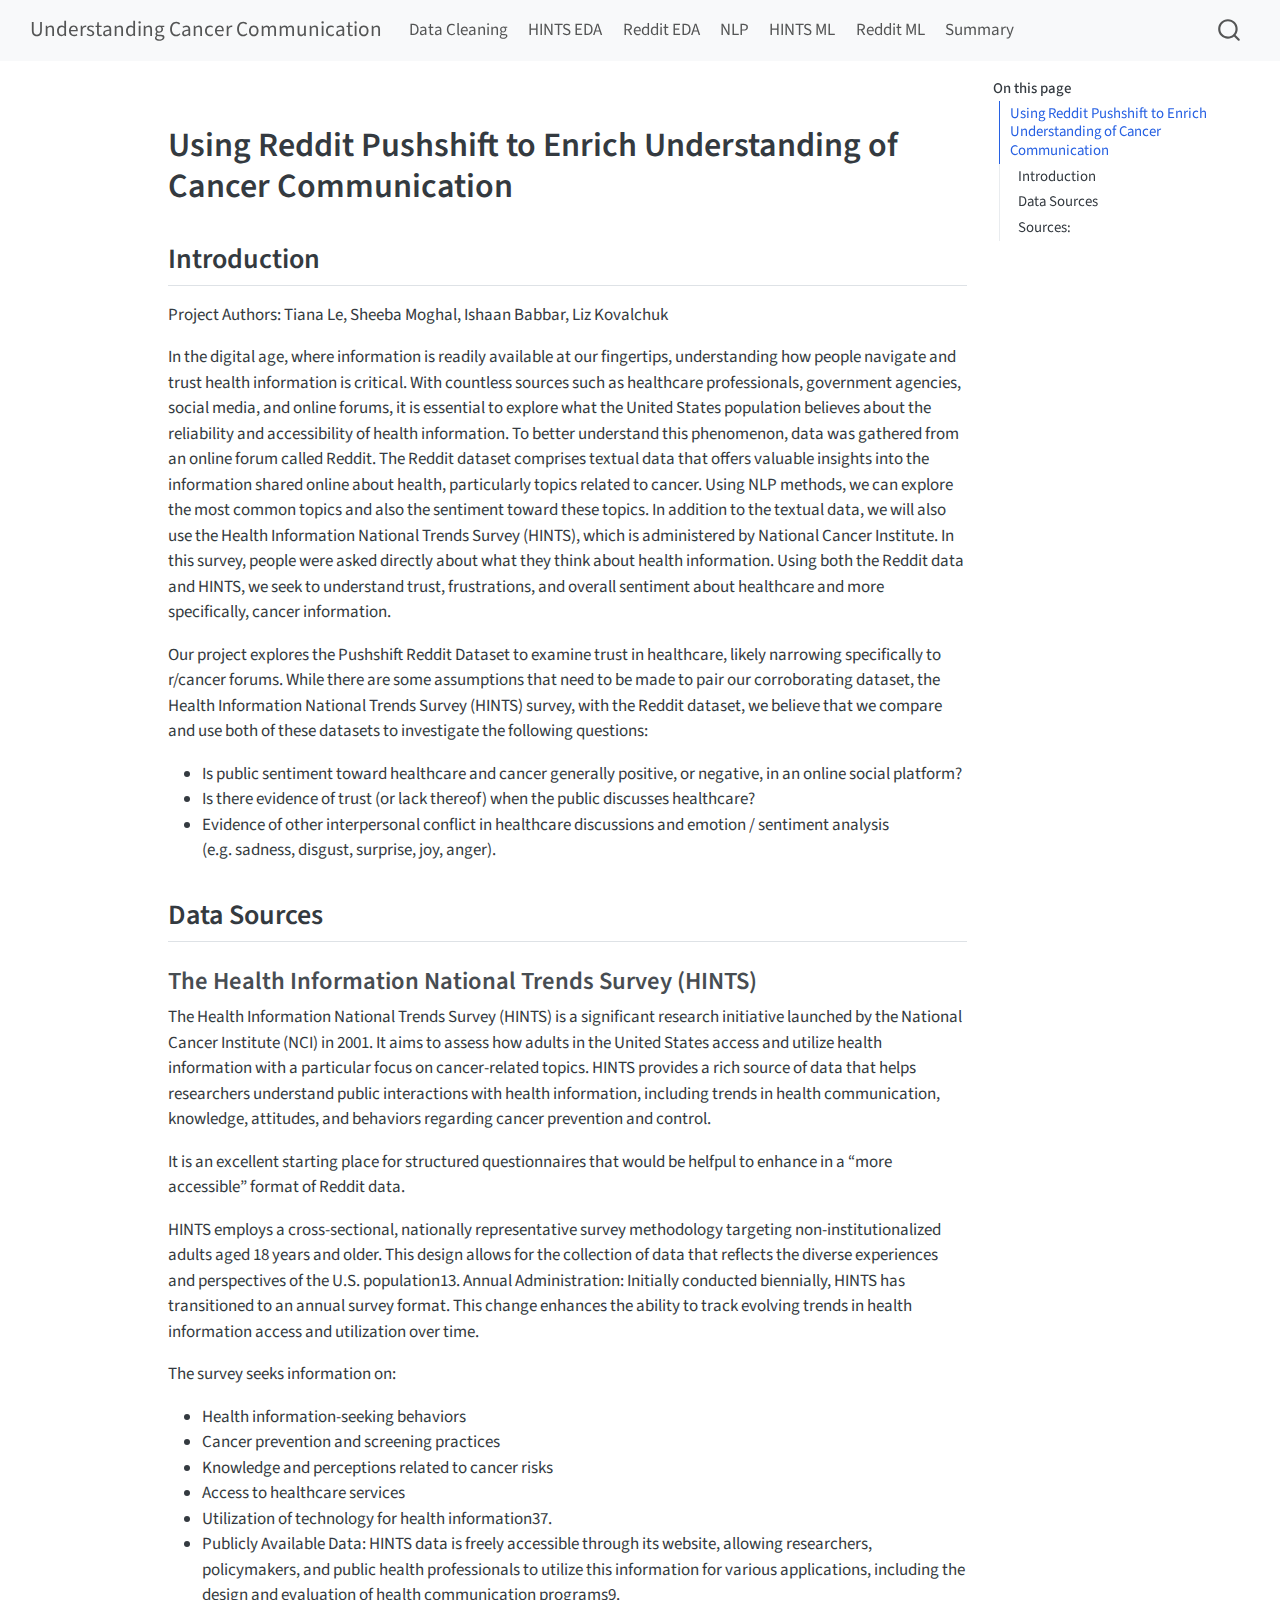
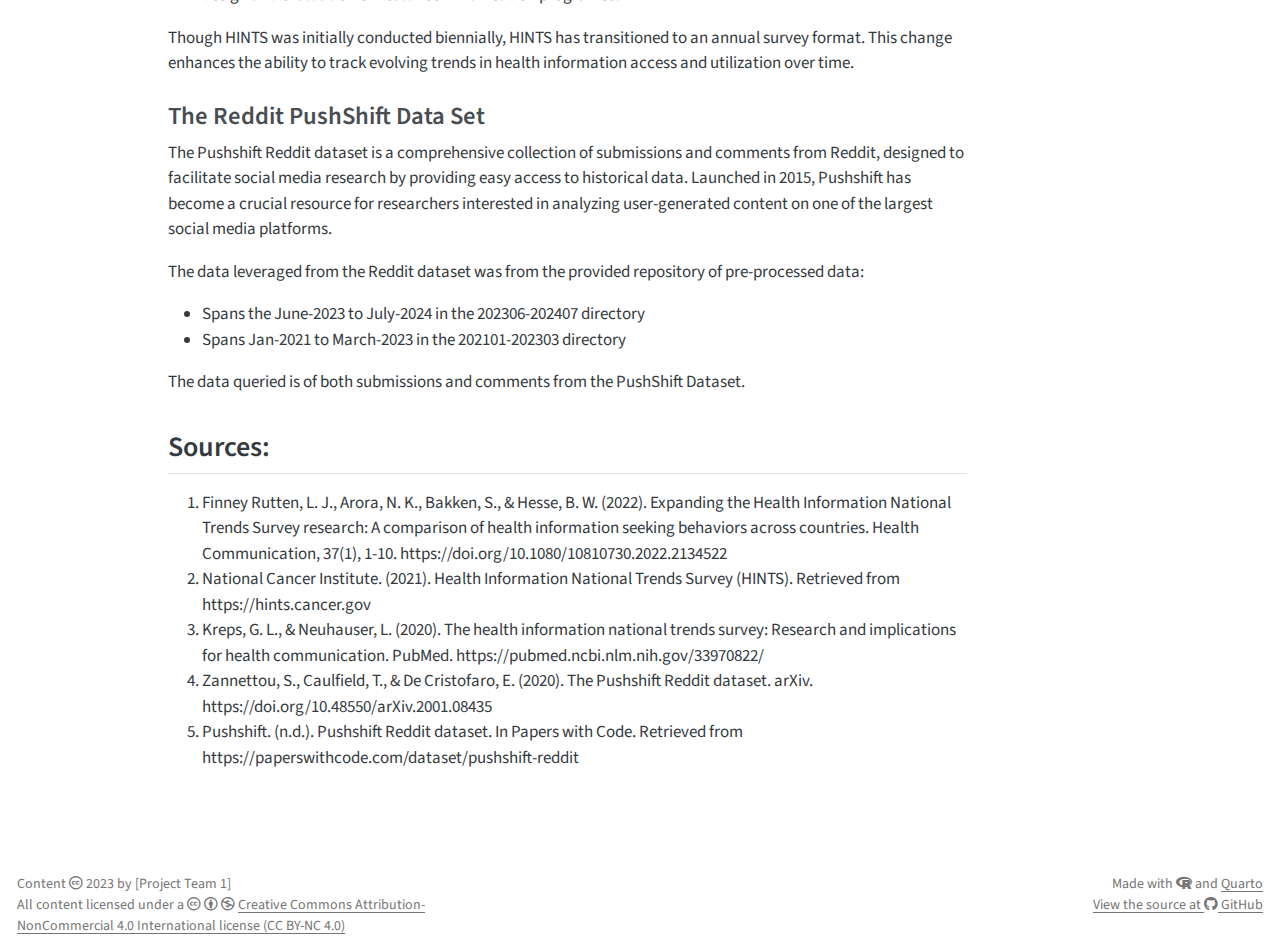
<file: docs/index.html>
<!DOCTYPE html>
<html xmlns="http://www.w3.org/1999/xhtml" lang="en" xml:lang="en"><head>

<meta charset="utf-8">
<meta name="generator" content="quarto-1.4.550">

<meta name="viewport" content="width=device-width, initial-scale=1.0, user-scalable=yes">


<title>Understanding Cancer Communication</title>
<style>
code{white-space: pre-wrap;}
span.smallcaps{font-variant: small-caps;}
div.columns{display: flex; gap: min(4vw, 1.5em);}
div.column{flex: auto; overflow-x: auto;}
div.hanging-indent{margin-left: 1.5em; text-indent: -1.5em;}
ul.task-list{list-style: none;}
ul.task-list li input[type="checkbox"] {
  width: 0.8em;
  margin: 0 0.8em 0.2em -1em; /* quarto-specific, see https://github.com/quarto-dev/quarto-cli/issues/4556 */ 
  vertical-align: middle;
}
</style>


<script src="site_libs/quarto-nav/quarto-nav.js"></script>
<script src="site_libs/quarto-nav/headroom.min.js"></script>
<script src="site_libs/clipboard/clipboard.min.js"></script>
<script src="site_libs/quarto-search/autocomplete.umd.js"></script>
<script src="site_libs/quarto-search/fuse.min.js"></script>
<script src="site_libs/quarto-search/quarto-search.js"></script>
<meta name="quarto:offset" content="./">
<script src="site_libs/quarto-html/quarto.js"></script>
<script src="site_libs/quarto-html/popper.min.js"></script>
<script src="site_libs/quarto-html/tippy.umd.min.js"></script>
<script src="site_libs/quarto-html/anchor.min.js"></script>
<link href="site_libs/quarto-html/tippy.css" rel="stylesheet">
<link href="site_libs/quarto-html/quarto-syntax-highlighting.css" rel="stylesheet" id="quarto-text-highlighting-styles">
<script src="site_libs/bootstrap/bootstrap.min.js"></script>
<link href="site_libs/bootstrap/bootstrap-icons.css" rel="stylesheet">
<link href="site_libs/bootstrap/bootstrap.min.css" rel="stylesheet" id="quarto-bootstrap" data-mode="light">
<link href="site_libs/quarto-contrib/fontawesome6-1.2.0/all.min.css" rel="stylesheet">
<link href="site_libs/quarto-contrib/fontawesome6-1.2.0/latex-fontsize.css" rel="stylesheet">
<script id="quarto-search-options" type="application/json">{
  "location": "navbar",
  "copy-button": false,
  "collapse-after": 3,
  "panel-placement": "end",
  "type": "overlay",
  "limit": 50,
  "keyboard-shortcut": [
    "f",
    "/",
    "s"
  ],
  "show-item-context": false,
  "language": {
    "search-no-results-text": "No results",
    "search-matching-documents-text": "matching documents",
    "search-copy-link-title": "Copy link to search",
    "search-hide-matches-text": "Hide additional matches",
    "search-more-match-text": "more match in this document",
    "search-more-matches-text": "more matches in this document",
    "search-clear-button-title": "Clear",
    "search-text-placeholder": "",
    "search-detached-cancel-button-title": "Cancel",
    "search-submit-button-title": "Submit",
    "search-label": "Search"
  }
}</script>


</head>

<body class="nav-fixed">

<div id="quarto-search-results"></div>
  <header id="quarto-header" class="headroom fixed-top">
    <nav class="navbar navbar-expand-lg " data-bs-theme="dark">
      <div class="navbar-container container-fluid">
      <div class="navbar-brand-container mx-auto">
    <a class="navbar-brand" href="./index.html">
    <span class="navbar-title">Understanding Cancer Communication</span>
    </a>
  </div>
            <div id="quarto-search" class="" title="Search"></div>
          <button class="navbar-toggler" type="button" data-bs-toggle="collapse" data-bs-target="#navbarCollapse" aria-controls="navbarCollapse" aria-expanded="false" aria-label="Toggle navigation" onclick="if (window.quartoToggleHeadroom) { window.quartoToggleHeadroom(); }">
  <span class="navbar-toggler-icon"></span>
</button>
          <div class="collapse navbar-collapse" id="navbarCollapse">
            <ul class="navbar-nav navbar-nav-scroll me-auto">
  <li class="nav-item">
    <a class="nav-link" href="./data_cleaning.html"> 
<span class="menu-text">Data Cleaning</span></a>
  </li>  
  <li class="nav-item">
    <a class="nav-link" href="./eda_hints.html"> 
<span class="menu-text">HINTS EDA</span></a>
  </li>  
  <li class="nav-item">
    <a class="nav-link" href="./eda-nlp-reddit.html"> 
<span class="menu-text">Reddit EDA</span></a>
  </li>  
  <li class="nav-item">
    <a class="nav-link" href="./nlp.html"> 
<span class="menu-text">NLP</span></a>
  </li>  
  <li class="nav-item">
    <a class="nav-link" href="./hints_regression.html"> 
<span class="menu-text">HINTS ML</span></a>
  </li>  
  <li class="nav-item">
    <a class="nav-link" href="./reddit_ml.html"> 
<span class="menu-text">Reddit ML</span></a>
  </li>  
  <li class="nav-item">
    <a class="nav-link" href="./summary.html"> 
<span class="menu-text">Summary</span></a>
  </li>  
</ul>
          </div> <!-- /navcollapse -->
          <div class="quarto-navbar-tools">
</div>
      </div> <!-- /container-fluid -->
    </nav>
</header>
<!-- content -->
<div id="quarto-content" class="quarto-container page-columns page-rows-contents page-layout-article page-navbar">
<!-- sidebar -->
<!-- margin-sidebar -->
    <div id="quarto-margin-sidebar" class="sidebar margin-sidebar">
        <nav id="TOC" role="doc-toc" class="toc-active">
    <h2 id="toc-title">On this page</h2>
   
  <ul>
  <li><a href="#using-reddit-pushshift-to-enrich-understanding-of-cancer-communication" id="toc-using-reddit-pushshift-to-enrich-understanding-of-cancer-communication" class="nav-link active" data-scroll-target="#using-reddit-pushshift-to-enrich-understanding-of-cancer-communication">Using Reddit Pushshift to Enrich Understanding of Cancer Communication</a>
  <ul class="collapse">
  <li><a href="#introduction" id="toc-introduction" class="nav-link" data-scroll-target="#introduction">Introduction</a></li>
  <li><a href="#data-sources" id="toc-data-sources" class="nav-link" data-scroll-target="#data-sources">Data Sources</a>
  <ul class="collapse">
  <li><a href="#the-health-information-national-trends-survey-hints" id="toc-the-health-information-national-trends-survey-hints" class="nav-link" data-scroll-target="#the-health-information-national-trends-survey-hints">The Health Information National Trends Survey (HINTS)</a></li>
  <li><a href="#the-reddit-pushshift-data-set" id="toc-the-reddit-pushshift-data-set" class="nav-link" data-scroll-target="#the-reddit-pushshift-data-set">The Reddit PushShift Data Set</a></li>
  </ul></li>
  <li><a href="#sources" id="toc-sources" class="nav-link" data-scroll-target="#sources">Sources:</a></li>
  </ul></li>
  </ul>
</nav>
    </div>
<!-- main -->
<main class="content" id="quarto-document-content">




<section id="using-reddit-pushshift-to-enrich-understanding-of-cancer-communication" class="level1">
<h1>Using Reddit Pushshift to Enrich Understanding of Cancer Communication</h1>
<section id="introduction" class="level2">
<h2 class="anchored" data-anchor-id="introduction">Introduction</h2>
<p>Project Authors: Tiana Le, Sheeba Moghal, Ishaan Babbar, Liz Kovalchuk</p>
<p>In the digital age, where information is readily available at our fingertips, understanding how people navigate and trust health information is critical. With countless sources such as healthcare professionals, government agencies, social media, and online forums, it is essential to explore what the United States population believes about the reliability and accessibility of health information. To better understand this phenomenon, data was gathered from an online forum called Reddit. The Reddit dataset comprises textual data that offers valuable insights into the information shared online about health, particularly topics related to cancer. Using NLP methods, we can explore the most common topics and also the sentiment toward these topics. In addition to the textual data, we will also use the Health Information National Trends Survey (HINTS), which is administered by National Cancer Institute. In this survey, people were asked directly about what they think about health information. Using both the Reddit data and HINTS, we seek to understand trust, frustrations, and overall sentiment about healthcare and more specifically, cancer information.</p>
<p>Our project explores the Pushshift Reddit Dataset to examine trust in healthcare, likely narrowing specifically to r/cancer forums. While there are some assumptions that need to be made to pair our corroborating dataset, the Health Information National Trends Survey (HINTS) survey, with the Reddit dataset, we believe that we compare and use both of these datasets to investigate the following questions:</p>
<ul>
<li>Is public sentiment toward healthcare and cancer generally positive, or negative, in an online social platform?</li>
<li>Is there evidence of trust (or lack thereof) when the public discusses healthcare?</li>
<li>Evidence of other interpersonal conflict in healthcare discussions and emotion / sentiment analysis (e.g.&nbsp;sadness, disgust, surprise, joy, anger).</li>
</ul>
</section>
<section id="data-sources" class="level2">
<h2 class="anchored" data-anchor-id="data-sources">Data Sources</h2>
<section id="the-health-information-national-trends-survey-hints" class="level3">
<h3 class="anchored" data-anchor-id="the-health-information-national-trends-survey-hints">The Health Information National Trends Survey (HINTS)</h3>
<p>The Health Information National Trends Survey (HINTS) is a significant research initiative launched by the National Cancer Institute (NCI) in 2001. It aims to assess how adults in the United States access and utilize health information with a particular focus on cancer-related topics. HINTS provides a rich source of data that helps researchers understand public interactions with health information, including trends in health communication, knowledge, attitudes, and behaviors regarding cancer prevention and control.</p>
<p>It is an excellent starting place for structured questionnaires that would be helfpul to enhance in a “more accessible” format of Reddit data.</p>
<p>HINTS employs a cross-sectional, nationally representative survey methodology targeting non-institutionalized adults aged 18 years and older. This design allows for the collection of data that reflects the diverse experiences and perspectives of the U.S. population13. Annual Administration: Initially conducted biennially, HINTS has transitioned to an annual survey format. This change enhances the ability to track evolving trends in health information access and utilization over time.</p>
<p>The survey seeks information on:</p>
<ul>
<li>Health information-seeking behaviors</li>
<li>Cancer prevention and screening practices</li>
<li>Knowledge and perceptions related to cancer risks</li>
<li>Access to healthcare services</li>
<li>Utilization of technology for health information37.</li>
<li>Publicly Available Data: HINTS data is freely accessible through its website, allowing researchers, policymakers, and public health professionals to utilize this information for various applications, including the design and evaluation of health communication programs9.</li>
</ul>
<p>Though HINTS was initially conducted biennially, HINTS has transitioned to an annual survey format. This change enhances the ability to track evolving trends in health information access and utilization over time.</p>
</section>
<section id="the-reddit-pushshift-data-set" class="level3">
<h3 class="anchored" data-anchor-id="the-reddit-pushshift-data-set">The Reddit PushShift Data Set</h3>
<p>The Pushshift Reddit dataset is a comprehensive collection of submissions and comments from Reddit, designed to facilitate social media research by providing easy access to historical data. Launched in 2015, Pushshift has become a crucial resource for researchers interested in analyzing user-generated content on one of the largest social media platforms.</p>
<p>The data leveraged from the Reddit dataset was from the provided repository of pre-processed data:</p>
<ul>
<li>Spans the June-2023 to July-2024 in the 202306-202407 directory</li>
<li>Spans Jan-2021 to March-2023 in the 202101-202303 directory</li>
</ul>
<p>The data queried is of both submissions and comments from the PushShift Dataset.</p>
</section>
</section>
<section id="sources" class="level2">
<h2 class="anchored" data-anchor-id="sources">Sources:</h2>
<ol type="1">
<li>Finney Rutten, L. J., Arora, N. K., Bakken, S., &amp; Hesse, B. W. (2022). Expanding the Health Information National Trends Survey research: A comparison of health information seeking behaviors across countries. Health Communication, 37(1), 1-10. https://doi.org/10.1080/10810730.2022.2134522</li>
<li>National Cancer Institute. (2021). Health Information National Trends Survey (HINTS). Retrieved from https://hints.cancer.gov</li>
<li>Kreps, G. L., &amp; Neuhauser, L. (2020). The health information national trends survey: Research and implications for health communication. PubMed. https://pubmed.ncbi.nlm.nih.gov/33970822/</li>
<li>Zannettou, S., Caulfield, T., &amp; De Cristofaro, E. (2020). The Pushshift Reddit dataset. arXiv. https://doi.org/10.48550/arXiv.2001.08435</li>
<li>Pushshift. (n.d.). Pushshift Reddit dataset. In Papers with Code. Retrieved from https://paperswithcode.com/dataset/pushshift-reddit</li>
</ol>


</section>
</section>

</main> <!-- /main -->
<script id="quarto-html-after-body" type="application/javascript">
window.document.addEventListener("DOMContentLoaded", function (event) {
  const toggleBodyColorMode = (bsSheetEl) => {
    const mode = bsSheetEl.getAttribute("data-mode");
    const bodyEl = window.document.querySelector("body");
    if (mode === "dark") {
      bodyEl.classList.add("quarto-dark");
      bodyEl.classList.remove("quarto-light");
    } else {
      bodyEl.classList.add("quarto-light");
      bodyEl.classList.remove("quarto-dark");
    }
  }
  const toggleBodyColorPrimary = () => {
    const bsSheetEl = window.document.querySelector("link#quarto-bootstrap");
    if (bsSheetEl) {
      toggleBodyColorMode(bsSheetEl);
    }
  }
  toggleBodyColorPrimary();  
  const icon = "";
  const anchorJS = new window.AnchorJS();
  anchorJS.options = {
    placement: 'right',
    icon: icon
  };
  anchorJS.add('.anchored');
  const isCodeAnnotation = (el) => {
    for (const clz of el.classList) {
      if (clz.startsWith('code-annotation-')) {                     
        return true;
      }
    }
    return false;
  }
  const clipboard = new window.ClipboardJS('.code-copy-button', {
    text: function(trigger) {
      const codeEl = trigger.previousElementSibling.cloneNode(true);
      for (const childEl of codeEl.children) {
        if (isCodeAnnotation(childEl)) {
          childEl.remove();
        }
      }
      return codeEl.innerText;
    }
  });
  clipboard.on('success', function(e) {
    // button target
    const button = e.trigger;
    // don't keep focus
    button.blur();
    // flash "checked"
    button.classList.add('code-copy-button-checked');
    var currentTitle = button.getAttribute("title");
    button.setAttribute("title", "Copied!");
    let tooltip;
    if (window.bootstrap) {
      button.setAttribute("data-bs-toggle", "tooltip");
      button.setAttribute("data-bs-placement", "left");
      button.setAttribute("data-bs-title", "Copied!");
      tooltip = new bootstrap.Tooltip(button, 
        { trigger: "manual", 
          customClass: "code-copy-button-tooltip",
          offset: [0, -8]});
      tooltip.show();    
    }
    setTimeout(function() {
      if (tooltip) {
        tooltip.hide();
        button.removeAttribute("data-bs-title");
        button.removeAttribute("data-bs-toggle");
        button.removeAttribute("data-bs-placement");
      }
      button.setAttribute("title", currentTitle);
      button.classList.remove('code-copy-button-checked');
    }, 1000);
    // clear code selection
    e.clearSelection();
  });
  function tippyHover(el, contentFn, onTriggerFn, onUntriggerFn) {
    const config = {
      allowHTML: true,
      maxWidth: 500,
      delay: 100,
      arrow: false,
      appendTo: function(el) {
          return el.parentElement;
      },
      interactive: true,
      interactiveBorder: 10,
      theme: 'quarto',
      placement: 'bottom-start',
    };
    if (contentFn) {
      config.content = contentFn;
    }
    if (onTriggerFn) {
      config.onTrigger = onTriggerFn;
    }
    if (onUntriggerFn) {
      config.onUntrigger = onUntriggerFn;
    }
    window.tippy(el, config); 
  }
  const noterefs = window.document.querySelectorAll('a[role="doc-noteref"]');
  for (var i=0; i<noterefs.length; i++) {
    const ref = noterefs[i];
    tippyHover(ref, function() {
      // use id or data attribute instead here
      let href = ref.getAttribute('data-footnote-href') || ref.getAttribute('href');
      try { href = new URL(href).hash; } catch {}
      const id = href.replace(/^#\/?/, "");
      const note = window.document.getElementById(id);
      return note.innerHTML;
    });
  }
  const xrefs = window.document.querySelectorAll('a.quarto-xref');
  const processXRef = (id, note) => {
    // Strip column container classes
    const stripColumnClz = (el) => {
      el.classList.remove("page-full", "page-columns");
      if (el.children) {
        for (const child of el.children) {
          stripColumnClz(child);
        }
      }
    }
    stripColumnClz(note)
    if (id === null || id.startsWith('sec-')) {
      // Special case sections, only their first couple elements
      const container = document.createElement("div");
      if (note.children && note.children.length > 2) {
        container.appendChild(note.children[0].cloneNode(true));
        for (let i = 1; i < note.children.length; i++) {
          const child = note.children[i];
          if (child.tagName === "P" && child.innerText === "") {
            continue;
          } else {
            container.appendChild(child.cloneNode(true));
            break;
          }
        }
        if (window.Quarto?.typesetMath) {
          window.Quarto.typesetMath(container);
        }
        return container.innerHTML
      } else {
        if (window.Quarto?.typesetMath) {
          window.Quarto.typesetMath(note);
        }
        return note.innerHTML;
      }
    } else {
      // Remove any anchor links if they are present
      const anchorLink = note.querySelector('a.anchorjs-link');
      if (anchorLink) {
        anchorLink.remove();
      }
      if (window.Quarto?.typesetMath) {
        window.Quarto.typesetMath(note);
      }
      // TODO in 1.5, we should make sure this works without a callout special case
      if (note.classList.contains("callout")) {
        return note.outerHTML;
      } else {
        return note.innerHTML;
      }
    }
  }
  for (var i=0; i<xrefs.length; i++) {
    const xref = xrefs[i];
    tippyHover(xref, undefined, function(instance) {
      instance.disable();
      let url = xref.getAttribute('href');
      let hash = undefined; 
      if (url.startsWith('#')) {
        hash = url;
      } else {
        try { hash = new URL(url).hash; } catch {}
      }
      if (hash) {
        const id = hash.replace(/^#\/?/, "");
        const note = window.document.getElementById(id);
        if (note !== null) {
          try {
            const html = processXRef(id, note.cloneNode(true));
            instance.setContent(html);
          } finally {
            instance.enable();
            instance.show();
          }
        } else {
          // See if we can fetch this
          fetch(url.split('#')[0])
          .then(res => res.text())
          .then(html => {
            const parser = new DOMParser();
            const htmlDoc = parser.parseFromString(html, "text/html");
            const note = htmlDoc.getElementById(id);
            if (note !== null) {
              const html = processXRef(id, note);
              instance.setContent(html);
            } 
          }).finally(() => {
            instance.enable();
            instance.show();
          });
        }
      } else {
        // See if we can fetch a full url (with no hash to target)
        // This is a special case and we should probably do some content thinning / targeting
        fetch(url)
        .then(res => res.text())
        .then(html => {
          const parser = new DOMParser();
          const htmlDoc = parser.parseFromString(html, "text/html");
          const note = htmlDoc.querySelector('main.content');
          if (note !== null) {
            // This should only happen for chapter cross references
            // (since there is no id in the URL)
            // remove the first header
            if (note.children.length > 0 && note.children[0].tagName === "HEADER") {
              note.children[0].remove();
            }
            const html = processXRef(null, note);
            instance.setContent(html);
          } 
        }).finally(() => {
          instance.enable();
          instance.show();
        });
      }
    }, function(instance) {
    });
  }
      let selectedAnnoteEl;
      const selectorForAnnotation = ( cell, annotation) => {
        let cellAttr = 'data-code-cell="' + cell + '"';
        let lineAttr = 'data-code-annotation="' +  annotation + '"';
        const selector = 'span[' + cellAttr + '][' + lineAttr + ']';
        return selector;
      }
      const selectCodeLines = (annoteEl) => {
        const doc = window.document;
        const targetCell = annoteEl.getAttribute("data-target-cell");
        const targetAnnotation = annoteEl.getAttribute("data-target-annotation");
        const annoteSpan = window.document.querySelector(selectorForAnnotation(targetCell, targetAnnotation));
        const lines = annoteSpan.getAttribute("data-code-lines").split(",");
        const lineIds = lines.map((line) => {
          return targetCell + "-" + line;
        })
        let top = null;
        let height = null;
        let parent = null;
        if (lineIds.length > 0) {
            //compute the position of the single el (top and bottom and make a div)
            const el = window.document.getElementById(lineIds[0]);
            top = el.offsetTop;
            height = el.offsetHeight;
            parent = el.parentElement.parentElement;
          if (lineIds.length > 1) {
            const lastEl = window.document.getElementById(lineIds[lineIds.length - 1]);
            const bottom = lastEl.offsetTop + lastEl.offsetHeight;
            height = bottom - top;
          }
          if (top !== null && height !== null && parent !== null) {
            // cook up a div (if necessary) and position it 
            let div = window.document.getElementById("code-annotation-line-highlight");
            if (div === null) {
              div = window.document.createElement("div");
              div.setAttribute("id", "code-annotation-line-highlight");
              div.style.position = 'absolute';
              parent.appendChild(div);
            }
            div.style.top = top - 2 + "px";
            div.style.height = height + 4 + "px";
            div.style.left = 0;
            let gutterDiv = window.document.getElementById("code-annotation-line-highlight-gutter");
            if (gutterDiv === null) {
              gutterDiv = window.document.createElement("div");
              gutterDiv.setAttribute("id", "code-annotation-line-highlight-gutter");
              gutterDiv.style.position = 'absolute';
              const codeCell = window.document.getElementById(targetCell);
              const gutter = codeCell.querySelector('.code-annotation-gutter');
              gutter.appendChild(gutterDiv);
            }
            gutterDiv.style.top = top - 2 + "px";
            gutterDiv.style.height = height + 4 + "px";
          }
          selectedAnnoteEl = annoteEl;
        }
      };
      const unselectCodeLines = () => {
        const elementsIds = ["code-annotation-line-highlight", "code-annotation-line-highlight-gutter"];
        elementsIds.forEach((elId) => {
          const div = window.document.getElementById(elId);
          if (div) {
            div.remove();
          }
        });
        selectedAnnoteEl = undefined;
      };
        // Handle positioning of the toggle
    window.addEventListener(
      "resize",
      throttle(() => {
        elRect = undefined;
        if (selectedAnnoteEl) {
          selectCodeLines(selectedAnnoteEl);
        }
      }, 10)
    );
    function throttle(fn, ms) {
    let throttle = false;
    let timer;
      return (...args) => {
        if(!throttle) { // first call gets through
            fn.apply(this, args);
            throttle = true;
        } else { // all the others get throttled
            if(timer) clearTimeout(timer); // cancel #2
            timer = setTimeout(() => {
              fn.apply(this, args);
              timer = throttle = false;
            }, ms);
        }
      };
    }
      // Attach click handler to the DT
      const annoteDls = window.document.querySelectorAll('dt[data-target-cell]');
      for (const annoteDlNode of annoteDls) {
        annoteDlNode.addEventListener('click', (event) => {
          const clickedEl = event.target;
          if (clickedEl !== selectedAnnoteEl) {
            unselectCodeLines();
            const activeEl = window.document.querySelector('dt[data-target-cell].code-annotation-active');
            if (activeEl) {
              activeEl.classList.remove('code-annotation-active');
            }
            selectCodeLines(clickedEl);
            clickedEl.classList.add('code-annotation-active');
          } else {
            // Unselect the line
            unselectCodeLines();
            clickedEl.classList.remove('code-annotation-active');
          }
        });
      }
  const findCites = (el) => {
    const parentEl = el.parentElement;
    if (parentEl) {
      const cites = parentEl.dataset.cites;
      if (cites) {
        return {
          el,
          cites: cites.split(' ')
        };
      } else {
        return findCites(el.parentElement)
      }
    } else {
      return undefined;
    }
  };
  var bibliorefs = window.document.querySelectorAll('a[role="doc-biblioref"]');
  for (var i=0; i<bibliorefs.length; i++) {
    const ref = bibliorefs[i];
    const citeInfo = findCites(ref);
    if (citeInfo) {
      tippyHover(citeInfo.el, function() {
        var popup = window.document.createElement('div');
        citeInfo.cites.forEach(function(cite) {
          var citeDiv = window.document.createElement('div');
          citeDiv.classList.add('hanging-indent');
          citeDiv.classList.add('csl-entry');
          var biblioDiv = window.document.getElementById('ref-' + cite);
          if (biblioDiv) {
            citeDiv.innerHTML = biblioDiv.innerHTML;
          }
          popup.appendChild(citeDiv);
        });
        return popup.innerHTML;
      });
    }
  }
});
</script>
</div> <!-- /content -->
<footer class="footer">
  <div class="nav-footer">
    <div class="nav-footer-left">
<p>Content <i class="fa-brands fa-creative-commons" aria-label="creative-commons"></i> 2023 by [Project Team 1] <br> All content licensed under a <i class="fa-brands fa-creative-commons" aria-label="creative-commons"></i> <i class="fa-brands fa-creative-commons-by" aria-label="creative-commons-by"></i> <i class="fa-brands fa-creative-commons-nc" aria-label="creative-commons-nc"></i> <a href="https://creativecommons.org/licenses/by-nc/4.0/">Creative Commons Attribution-NonCommercial 4.0 International license (CC BY-NC 4.0)</a></p>
</div>   
    <div class="nav-footer-center">
      &nbsp;
    </div>
    <div class="nav-footer-right">
<p>Made with <i class="fa-brands fa-r-project" aria-label="r-project"></i> and <a href="https://quarto.org/">Quarto</a><br> <a href="https://github.com/anly503/lab-2.1">View the source at <i class="fa-brands fa-github" aria-label="github"></i> GitHub</a></p>
</div>
  </div>
</footer>




</body></html>
</file>
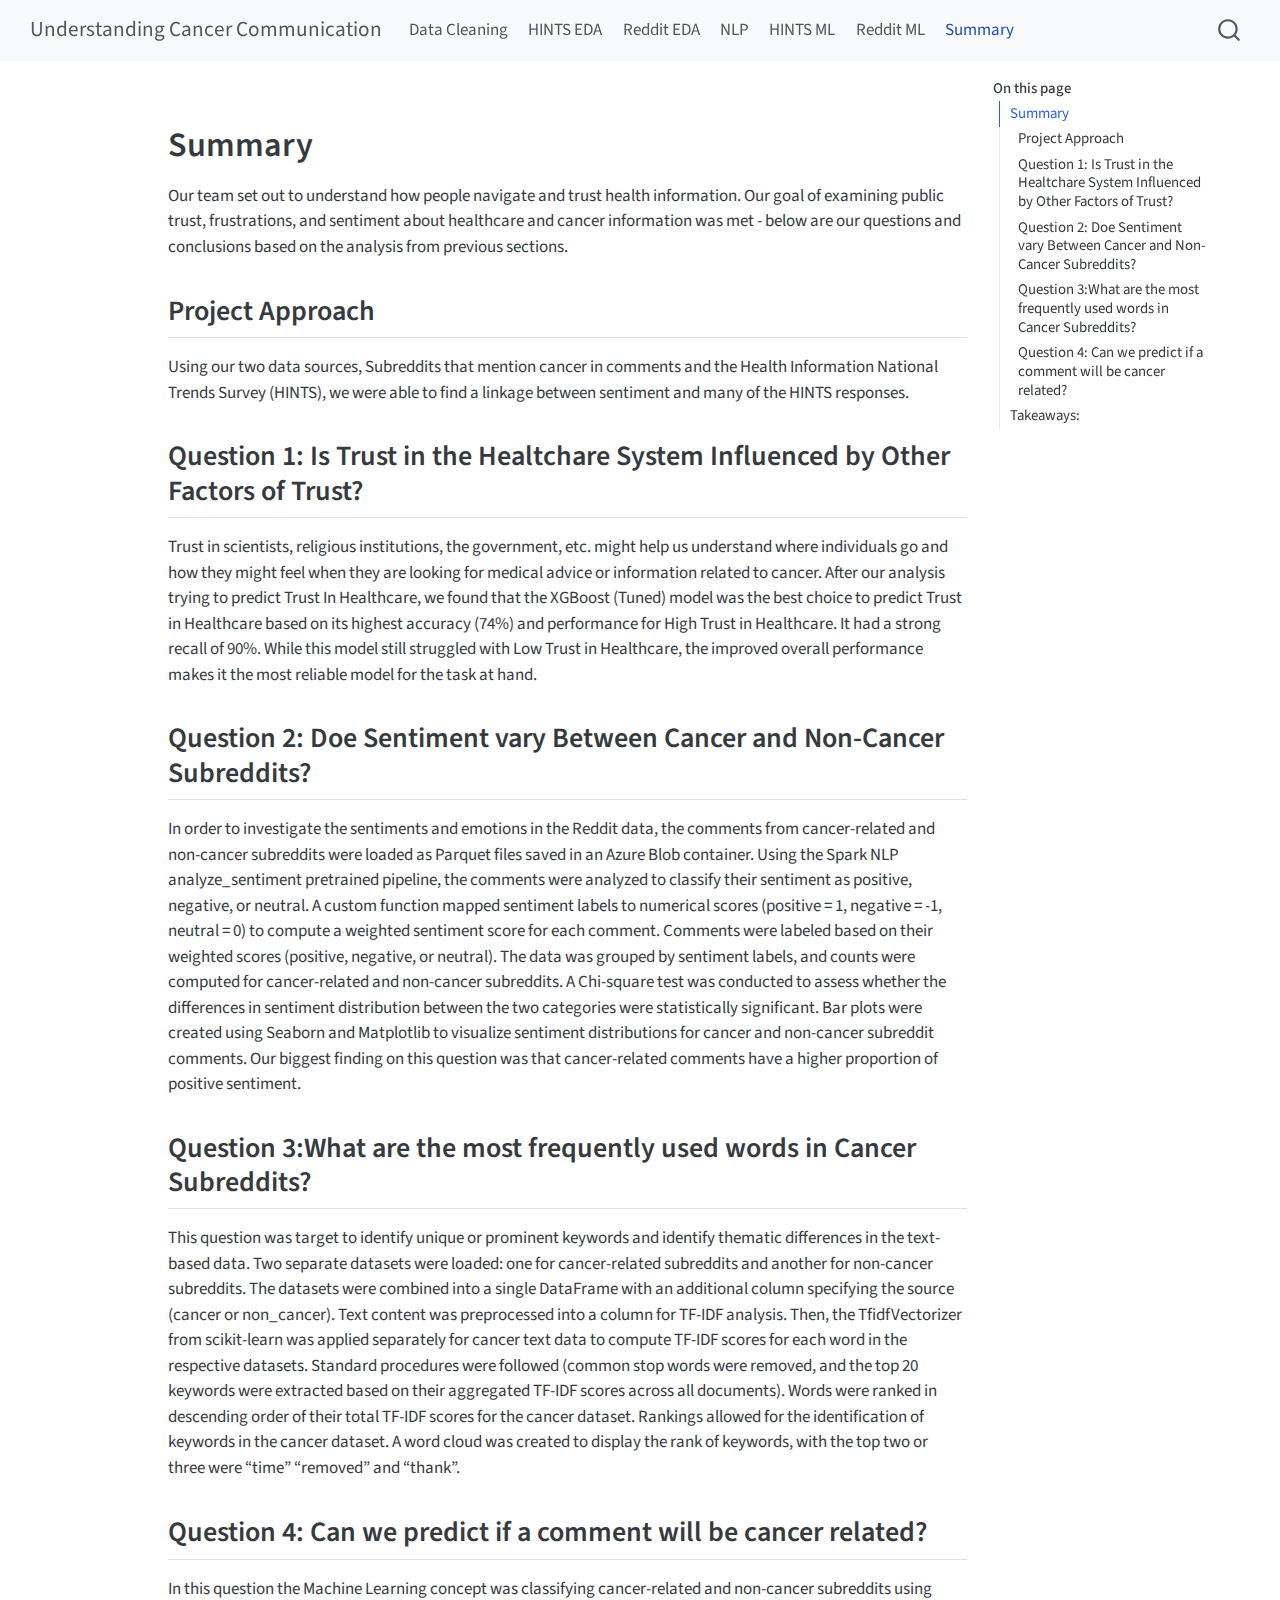
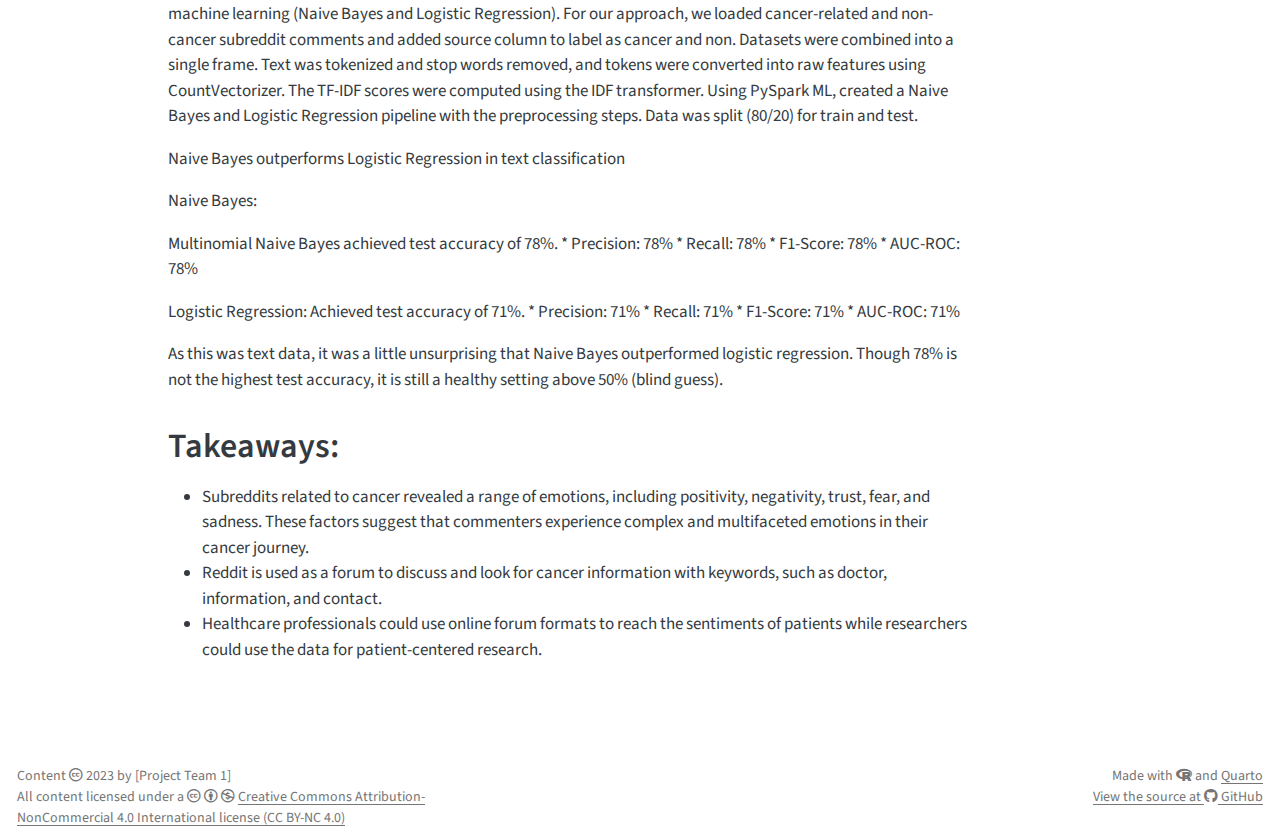
<file: docs/summary.html>
<!DOCTYPE html>
<html xmlns="http://www.w3.org/1999/xhtml" lang="en" xml:lang="en"><head>

<meta charset="utf-8">
<meta name="generator" content="quarto-1.3.450">

<meta name="viewport" content="width=device-width, initial-scale=1.0, user-scalable=yes">


<title>Understanding Cancer Communication – summary</title>
<style>
code{white-space: pre-wrap;}
span.smallcaps{font-variant: small-caps;}
div.columns{display: flex; gap: min(4vw, 1.5em);}
div.column{flex: auto; overflow-x: auto;}
div.hanging-indent{margin-left: 1.5em; text-indent: -1.5em;}
ul.task-list{list-style: none;}
ul.task-list li input[type="checkbox"] {
  width: 0.8em;
  margin: 0 0.8em 0.2em -1em; /* quarto-specific, see https://github.com/quarto-dev/quarto-cli/issues/4556 */ 
  vertical-align: middle;
}
</style>


<script src="site_libs/quarto-nav/quarto-nav.js"></script>
<script src="site_libs/quarto-nav/headroom.min.js"></script>
<script src="site_libs/clipboard/clipboard.min.js"></script>
<script src="site_libs/quarto-search/autocomplete.umd.js"></script>
<script src="site_libs/quarto-search/fuse.min.js"></script>
<script src="site_libs/quarto-search/quarto-search.js"></script>
<meta name="quarto:offset" content="./">
<script src="site_libs/quarto-html/quarto.js"></script>
<script src="site_libs/quarto-html/popper.min.js"></script>
<script src="site_libs/quarto-html/tippy.umd.min.js"></script>
<script src="site_libs/quarto-html/anchor.min.js"></script>
<link href="site_libs/quarto-html/tippy.css" rel="stylesheet">
<link href="site_libs/quarto-html/quarto-syntax-highlighting.css" rel="stylesheet" id="quarto-text-highlighting-styles">
<script src="site_libs/bootstrap/bootstrap.min.js"></script>
<link href="site_libs/bootstrap/bootstrap-icons.css" rel="stylesheet">
<link href="site_libs/bootstrap/bootstrap.min.css" rel="stylesheet" id="quarto-bootstrap" data-mode="light">
<link href="site_libs/quarto-contrib/fontawesome6-1.2.0/all.min.css" rel="stylesheet">
<link href="site_libs/quarto-contrib/fontawesome6-1.2.0/latex-fontsize.css" rel="stylesheet">
<script id="quarto-search-options" type="application/json">{
  "location": "navbar",
  "copy-button": false,
  "collapse-after": 3,
  "panel-placement": "end",
  "type": "overlay",
  "limit": 20,
  "language": {
    "search-no-results-text": "No results",
    "search-matching-documents-text": "matching documents",
    "search-copy-link-title": "Copy link to search",
    "search-hide-matches-text": "Hide additional matches",
    "search-more-match-text": "more match in this document",
    "search-more-matches-text": "more matches in this document",
    "search-clear-button-title": "Clear",
    "search-detached-cancel-button-title": "Cancel",
    "search-submit-button-title": "Submit",
    "search-label": "Search"
  }
}</script>


</head>

<body class="nav-fixed">

<div id="quarto-search-results"></div>
  <header id="quarto-header" class="headroom fixed-top">
    <nav class="navbar navbar-expand-lg navbar-dark ">
      <div class="navbar-container container-fluid">
      <div class="navbar-brand-container">
    <a class="navbar-brand" href="./index.html">
    <span class="navbar-title">Understanding Cancer Communication</span>
    </a>
  </div>
            <div id="quarto-search" class="" title="Search"></div>
          <button class="navbar-toggler" type="button" data-bs-toggle="collapse" data-bs-target="#navbarCollapse" aria-controls="navbarCollapse" aria-expanded="false" aria-label="Toggle navigation" onclick="if (window.quartoToggleHeadroom) { window.quartoToggleHeadroom(); }">
  <span class="navbar-toggler-icon"></span>
</button>
          <div class="collapse navbar-collapse" id="navbarCollapse">
            <ul class="navbar-nav navbar-nav-scroll me-auto">
  <li class="nav-item">
    <a class="nav-link" href="./data_cleaning.html" rel="" target="">
 <span class="menu-text">Data Cleaning</span></a>
  </li>  
  <li class="nav-item">
    <a class="nav-link" href="./eda_hints.html" rel="" target="">
 <span class="menu-text">HINTS EDA</span></a>
  </li>  
  <li class="nav-item">
    <a class="nav-link" href="./eda-nlp-reddit.html" rel="" target="">
 <span class="menu-text">Reddit EDA</span></a>
  </li>  
  <li class="nav-item">
    <a class="nav-link" href="./nlp.html" rel="" target="">
 <span class="menu-text">NLP</span></a>
  </li>  
  <li class="nav-item">
    <a class="nav-link" href="./hints_regression.html" rel="" target="">
 <span class="menu-text">HINTS ML</span></a>
  </li>  
  <li class="nav-item">
    <a class="nav-link" href="./reddit_ml.html" rel="" target="">
 <span class="menu-text">Reddit ML</span></a>
  </li>  
  <li class="nav-item">
    <a class="nav-link active" href="./summary.html" rel="" target="" aria-current="page">
 <span class="menu-text">Summary</span></a>
  </li>  
</ul>
            <div class="quarto-navbar-tools ms-auto">
</div>
          </div> <!-- /navcollapse -->
      </div> <!-- /container-fluid -->
    </nav>
</header>
<!-- content -->
<div id="quarto-content" class="quarto-container page-columns page-rows-contents page-layout-article page-navbar">
<!-- sidebar -->
<!-- margin-sidebar -->
    <div id="quarto-margin-sidebar" class="sidebar margin-sidebar">
        <nav id="TOC" role="doc-toc" class="toc-active">
    <h2 id="toc-title">On this page</h2>
   
  <ul>
  <li><a href="#summary" id="toc-summary" class="nav-link active" data-scroll-target="#summary">Summary</a>
  <ul class="collapse">
  <li><a href="#project-approach" id="toc-project-approach" class="nav-link" data-scroll-target="#project-approach">Project Approach</a></li>
  <li><a href="#question-1-is-trust-in-the-healtchare-system-influenced-by-other-factors-of-trust" id="toc-question-1-is-trust-in-the-healtchare-system-influenced-by-other-factors-of-trust" class="nav-link" data-scroll-target="#question-1-is-trust-in-the-healtchare-system-influenced-by-other-factors-of-trust">Question 1: Is Trust in the Healtchare System Influenced by Other Factors of Trust?</a></li>
  <li><a href="#question-2-doe-sentiment-vary-between-cancer-and-non-cancer-subreddits" id="toc-question-2-doe-sentiment-vary-between-cancer-and-non-cancer-subreddits" class="nav-link" data-scroll-target="#question-2-doe-sentiment-vary-between-cancer-and-non-cancer-subreddits">Question 2: Doe Sentiment vary Between Cancer and Non-Cancer Subreddits?</a></li>
  <li><a href="#question-3what-are-the-most-frequently-used-words-in-cancer-subreddits" id="toc-question-3what-are-the-most-frequently-used-words-in-cancer-subreddits" class="nav-link" data-scroll-target="#question-3what-are-the-most-frequently-used-words-in-cancer-subreddits">Question 3:What are the most frequently used words in Cancer Subreddits?</a></li>
  <li><a href="#question-4-can-we-predict-if-a-comment-will-be-cancer-related" id="toc-question-4-can-we-predict-if-a-comment-will-be-cancer-related" class="nav-link" data-scroll-target="#question-4-can-we-predict-if-a-comment-will-be-cancer-related">Question 4: Can we predict if a comment will be cancer related?</a></li>
  </ul></li>
  <li><a href="#takeaways" id="toc-takeaways" class="nav-link" data-scroll-target="#takeaways">Takeaways:</a></li>
  </ul>
</nav>
    </div>
<!-- main -->
<main class="content" id="quarto-document-content">



<section id="summary" class="level1">
<h1>Summary</h1>
<p>Our team set out to understand how people navigate and trust health information. Our goal of examining public trust, frustrations, and sentiment about healthcare and cancer information was met - below are our questions and conclusions based on the analysis from previous sections.</p>
<section id="project-approach" class="level2">
<h2 class="anchored" data-anchor-id="project-approach">Project Approach</h2>
<p>Using our two data sources, Subreddits that mention cancer in comments and the Health Information National Trends Survey (HINTS), we were able to find a linkage between sentiment and many of the HINTS responses.</p>
</section>
<section id="question-1-is-trust-in-the-healtchare-system-influenced-by-other-factors-of-trust" class="level2">
<h2 class="anchored" data-anchor-id="question-1-is-trust-in-the-healtchare-system-influenced-by-other-factors-of-trust">Question 1: Is Trust in the Healtchare System Influenced by Other Factors of Trust?</h2>
<p>Trust in scientists, religious institutions, the government, etc. might help us understand where individuals go and how they might feel when they are looking for medical advice or information related to cancer. After our analysis trying to predict Trust In Healthcare, we found that the XGBoost (Tuned) model was the best choice to predict Trust in Healthcare based on its highest accuracy (74%) and performance for High Trust in Healthcare. It had a strong recall of 90%. While this model still struggled with Low Trust in Healthcare, the improved overall performance makes it the most reliable model for the task at hand.</p>
</section>
<section id="question-2-doe-sentiment-vary-between-cancer-and-non-cancer-subreddits" class="level2">
<h2 class="anchored" data-anchor-id="question-2-doe-sentiment-vary-between-cancer-and-non-cancer-subreddits">Question 2: Doe Sentiment vary Between Cancer and Non-Cancer Subreddits?</h2>
<p>In order to investigate the sentiments and emotions in the Reddit data, the comments from cancer-related and non-cancer subreddits were loaded as Parquet files saved in an Azure Blob container. Using the Spark NLP analyze_sentiment pretrained pipeline, the comments were analyzed to classify their sentiment as positive, negative, or neutral. A custom function mapped sentiment labels to numerical scores (positive = 1, negative = -1, neutral = 0) to compute a weighted sentiment score for each comment. Comments were labeled based on their weighted scores (positive, negative, or neutral). The data was grouped by sentiment labels, and counts were computed for cancer-related and non-cancer subreddits. A Chi-square test was conducted to assess whether the differences in sentiment distribution between the two categories were statistically significant. Bar plots were created using Seaborn and Matplotlib to visualize sentiment distributions for cancer and non-cancer subreddit comments. Our biggest finding on this question was that cancer-related comments have a higher proportion of positive sentiment.</p>
</section>
<section id="question-3what-are-the-most-frequently-used-words-in-cancer-subreddits" class="level2">
<h2 class="anchored" data-anchor-id="question-3what-are-the-most-frequently-used-words-in-cancer-subreddits">Question 3:What are the most frequently used words in Cancer Subreddits?</h2>
<p>This question was target to identify unique or prominent keywords and identify thematic differences in the text-based data. Two separate datasets were loaded: one for cancer-related subreddits and another for non-cancer subreddits. The datasets were combined into a single DataFrame with an additional column specifying the source (cancer or non_cancer). Text content was preprocessed into a column for TF-IDF analysis. Then, the TfidfVectorizer from scikit-learn was applied separately for cancer text data to compute TF-IDF scores for each word in the respective datasets. Standard procedures were followed (common stop words were removed, and the top 20 keywords were extracted based on their aggregated TF-IDF scores across all documents). Words were ranked in descending order of their total TF-IDF scores for the cancer dataset. Rankings allowed for the identification of keywords in the cancer dataset. A word cloud was created to display the rank of keywords, with the top two or three were “time” “removed” and “thank”.</p>
</section>
<section id="question-4-can-we-predict-if-a-comment-will-be-cancer-related" class="level2">
<h2 class="anchored" data-anchor-id="question-4-can-we-predict-if-a-comment-will-be-cancer-related">Question 4: Can we predict if a comment will be cancer related?</h2>
<p>In this question the Machine Learning concept was classifying cancer-related and non-cancer subreddits using machine learning (Naive Bayes and Logistic Regression). For our approach, we loaded cancer-related and non-cancer subreddit comments and added source column to label as cancer and non. Datasets were combined into a single frame. Text was tokenized and stop words removed, and tokens were converted into raw features using CountVectorizer. The TF-IDF scores were computed using the IDF transformer. Using PySpark ML, created a Naive Bayes and Logistic Regression pipeline with the preprocessing steps. Data was split (80/20) for train and test.</p>
<p>Naive Bayes outperforms Logistic Regression in text classification</p>
<p>Naive Bayes:</p>
<p>Multinomial Naive Bayes achieved test accuracy of 78%. * Precision: 78% * Recall: 78% * F1-Score: 78% * AUC-ROC: 78%</p>
<p>Logistic Regression: Achieved test accuracy of 71%. * Precision: 71% * Recall: 71% * F1-Score: 71% * AUC-ROC: 71%</p>
<p>As this was text data, it was a little unsurprising that Naive Bayes outperformed logistic regression. Though 78% is not the highest test accuracy, it is still a healthy setting above 50% (blind guess).</p>
</section>
</section>
<section id="takeaways" class="level1">
<h1>Takeaways:</h1>
<ul>
<li>Subreddits related to cancer revealed a range of emotions, including positivity, negativity, trust, fear, and sadness. These factors suggest that commenters experience complex and multifaceted emotions in their cancer journey.</li>
<li>Reddit is used as a forum to discuss and look for cancer information with keywords, such as doctor, information, and contact.</li>
<li>Healthcare professionals could use online forum formats to reach the sentiments of patients while researchers could use the data for patient-centered research.</li>
</ul>


</section>

</main> <!-- /main -->
<script id="quarto-html-after-body" type="application/javascript">
window.document.addEventListener("DOMContentLoaded", function (event) {
  const toggleBodyColorMode = (bsSheetEl) => {
    const mode = bsSheetEl.getAttribute("data-mode");
    const bodyEl = window.document.querySelector("body");
    if (mode === "dark") {
      bodyEl.classList.add("quarto-dark");
      bodyEl.classList.remove("quarto-light");
    } else {
      bodyEl.classList.add("quarto-light");
      bodyEl.classList.remove("quarto-dark");
    }
  }
  const toggleBodyColorPrimary = () => {
    const bsSheetEl = window.document.querySelector("link#quarto-bootstrap");
    if (bsSheetEl) {
      toggleBodyColorMode(bsSheetEl);
    }
  }
  toggleBodyColorPrimary();  
  const icon = "";
  const anchorJS = new window.AnchorJS();
  anchorJS.options = {
    placement: 'right',
    icon: icon
  };
  anchorJS.add('.anchored');
  const isCodeAnnotation = (el) => {
    for (const clz of el.classList) {
      if (clz.startsWith('code-annotation-')) {                     
        return true;
      }
    }
    return false;
  }
  const clipboard = new window.ClipboardJS('.code-copy-button', {
    text: function(trigger) {
      const codeEl = trigger.previousElementSibling.cloneNode(true);
      for (const childEl of codeEl.children) {
        if (isCodeAnnotation(childEl)) {
          childEl.remove();
        }
      }
      return codeEl.innerText;
    }
  });
  clipboard.on('success', function(e) {
    // button target
    const button = e.trigger;
    // don't keep focus
    button.blur();
    // flash "checked"
    button.classList.add('code-copy-button-checked');
    var currentTitle = button.getAttribute("title");
    button.setAttribute("title", "Copied!");
    let tooltip;
    if (window.bootstrap) {
      button.setAttribute("data-bs-toggle", "tooltip");
      button.setAttribute("data-bs-placement", "left");
      button.setAttribute("data-bs-title", "Copied!");
      tooltip = new bootstrap.Tooltip(button, 
        { trigger: "manual", 
          customClass: "code-copy-button-tooltip",
          offset: [0, -8]});
      tooltip.show();    
    }
    setTimeout(function() {
      if (tooltip) {
        tooltip.hide();
        button.removeAttribute("data-bs-title");
        button.removeAttribute("data-bs-toggle");
        button.removeAttribute("data-bs-placement");
      }
      button.setAttribute("title", currentTitle);
      button.classList.remove('code-copy-button-checked');
    }, 1000);
    // clear code selection
    e.clearSelection();
  });
  function tippyHover(el, contentFn) {
    const config = {
      allowHTML: true,
      content: contentFn,
      maxWidth: 500,
      delay: 100,
      arrow: false,
      appendTo: function(el) {
          return el.parentElement;
      },
      interactive: true,
      interactiveBorder: 10,
      theme: 'quarto',
      placement: 'bottom-start'
    };
    window.tippy(el, config); 
  }
  const noterefs = window.document.querySelectorAll('a[role="doc-noteref"]');
  for (var i=0; i<noterefs.length; i++) {
    const ref = noterefs[i];
    tippyHover(ref, function() {
      // use id or data attribute instead here
      let href = ref.getAttribute('data-footnote-href') || ref.getAttribute('href');
      try { href = new URL(href).hash; } catch {}
      const id = href.replace(/^#\/?/, "");
      const note = window.document.getElementById(id);
      return note.innerHTML;
    });
  }
      let selectedAnnoteEl;
      const selectorForAnnotation = ( cell, annotation) => {
        let cellAttr = 'data-code-cell="' + cell + '"';
        let lineAttr = 'data-code-annotation="' +  annotation + '"';
        const selector = 'span[' + cellAttr + '][' + lineAttr + ']';
        return selector;
      }
      const selectCodeLines = (annoteEl) => {
        const doc = window.document;
        const targetCell = annoteEl.getAttribute("data-target-cell");
        const targetAnnotation = annoteEl.getAttribute("data-target-annotation");
        const annoteSpan = window.document.querySelector(selectorForAnnotation(targetCell, targetAnnotation));
        const lines = annoteSpan.getAttribute("data-code-lines").split(",");
        const lineIds = lines.map((line) => {
          return targetCell + "-" + line;
        })
        let top = null;
        let height = null;
        let parent = null;
        if (lineIds.length > 0) {
            //compute the position of the single el (top and bottom and make a div)
            const el = window.document.getElementById(lineIds[0]);
            top = el.offsetTop;
            height = el.offsetHeight;
            parent = el.parentElement.parentElement;
          if (lineIds.length > 1) {
            const lastEl = window.document.getElementById(lineIds[lineIds.length - 1]);
            const bottom = lastEl.offsetTop + lastEl.offsetHeight;
            height = bottom - top;
          }
          if (top !== null && height !== null && parent !== null) {
            // cook up a div (if necessary) and position it 
            let div = window.document.getElementById("code-annotation-line-highlight");
            if (div === null) {
              div = window.document.createElement("div");
              div.setAttribute("id", "code-annotation-line-highlight");
              div.style.position = 'absolute';
              parent.appendChild(div);
            }
            div.style.top = top - 2 + "px";
            div.style.height = height + 4 + "px";
            let gutterDiv = window.document.getElementById("code-annotation-line-highlight-gutter");
            if (gutterDiv === null) {
              gutterDiv = window.document.createElement("div");
              gutterDiv.setAttribute("id", "code-annotation-line-highlight-gutter");
              gutterDiv.style.position = 'absolute';
              const codeCell = window.document.getElementById(targetCell);
              const gutter = codeCell.querySelector('.code-annotation-gutter');
              gutter.appendChild(gutterDiv);
            }
            gutterDiv.style.top = top - 2 + "px";
            gutterDiv.style.height = height + 4 + "px";
          }
          selectedAnnoteEl = annoteEl;
        }
      };
      const unselectCodeLines = () => {
        const elementsIds = ["code-annotation-line-highlight", "code-annotation-line-highlight-gutter"];
        elementsIds.forEach((elId) => {
          const div = window.document.getElementById(elId);
          if (div) {
            div.remove();
          }
        });
        selectedAnnoteEl = undefined;
      };
      // Attach click handler to the DT
      const annoteDls = window.document.querySelectorAll('dt[data-target-cell]');
      for (const annoteDlNode of annoteDls) {
        annoteDlNode.addEventListener('click', (event) => {
          const clickedEl = event.target;
          if (clickedEl !== selectedAnnoteEl) {
            unselectCodeLines();
            const activeEl = window.document.querySelector('dt[data-target-cell].code-annotation-active');
            if (activeEl) {
              activeEl.classList.remove('code-annotation-active');
            }
            selectCodeLines(clickedEl);
            clickedEl.classList.add('code-annotation-active');
          } else {
            // Unselect the line
            unselectCodeLines();
            clickedEl.classList.remove('code-annotation-active');
          }
        });
      }
  const findCites = (el) => {
    const parentEl = el.parentElement;
    if (parentEl) {
      const cites = parentEl.dataset.cites;
      if (cites) {
        return {
          el,
          cites: cites.split(' ')
        };
      } else {
        return findCites(el.parentElement)
      }
    } else {
      return undefined;
    }
  };
  var bibliorefs = window.document.querySelectorAll('a[role="doc-biblioref"]');
  for (var i=0; i<bibliorefs.length; i++) {
    const ref = bibliorefs[i];
    const citeInfo = findCites(ref);
    if (citeInfo) {
      tippyHover(citeInfo.el, function() {
        var popup = window.document.createElement('div');
        citeInfo.cites.forEach(function(cite) {
          var citeDiv = window.document.createElement('div');
          citeDiv.classList.add('hanging-indent');
          citeDiv.classList.add('csl-entry');
          var biblioDiv = window.document.getElementById('ref-' + cite);
          if (biblioDiv) {
            citeDiv.innerHTML = biblioDiv.innerHTML;
          }
          popup.appendChild(citeDiv);
        });
        return popup.innerHTML;
      });
    }
  }
});
</script>
</div> <!-- /content -->
<footer class="footer">
  <div class="nav-footer">
    <div class="nav-footer-left">Content <i class="fa-brands fa-creative-commons" aria-label="creative-commons"></i> 2023 by [Project Team 1] <br> All content licensed under a <i class="fa-brands fa-creative-commons" aria-label="creative-commons"></i> <i class="fa-brands fa-creative-commons-by" aria-label="creative-commons-by"></i> <i class="fa-brands fa-creative-commons-nc" aria-label="creative-commons-nc"></i> <a href="https://creativecommons.org/licenses/by-nc/4.0/">Creative Commons Attribution-NonCommercial 4.0 International license (CC BY-NC 4.0)</a></div>   
    <div class="nav-footer-center">
      &nbsp;
    </div>
    <div class="nav-footer-right">Made with <i class="fa-brands fa-r-project" aria-label="r-project"></i> and <a href="https://quarto.org/">Quarto</a><br> <a href="https://github.com/anly503/lab-2.1">View the source at <i class="fa-brands fa-github" aria-label="github"></i> GitHub</a></div>
  </div>
</footer>



</body></html>
</file>
<file: docs/site_libs/quarto-html/tippy.css>
.tippy-box[data-animation=fade][data-state=hidden]{opacity:0}[data-tippy-root]{max-width:calc(100vw - 10px)}.tippy-box{position:relative;background-color:#333;color:#fff;border-radius:4px;font-size:14px;line-height:1.4;white-space:normal;outline:0;transition-property:transform,visibility,opacity}.tippy-box[data-placement^=top]>.tippy-arrow{bottom:0}.tippy-box[data-placement^=top]>.tippy-arrow:before{bottom:-7px;left:0;border-width:8px 8px 0;border-top-color:initial;transform-origin:center top}.tippy-box[data-placement^=bottom]>.tippy-arrow{top:0}.tippy-box[data-placement^=bottom]>.tippy-arrow:before{top:-7px;left:0;border-width:0 8px 8px;border-bottom-color:initial;transform-origin:center bottom}.tippy-box[data-placement^=left]>.tippy-arrow{right:0}.tippy-box[data-placement^=left]>.tippy-arrow:before{border-width:8px 0 8px 8px;border-left-color:initial;right:-7px;transform-origin:center left}.tippy-box[data-placement^=right]>.tippy-arrow{left:0}.tippy-box[data-placement^=right]>.tippy-arrow:before{left:-7px;border-width:8px 8px 8px 0;border-right-color:initial;transform-origin:center right}.tippy-box[data-inertia][data-state=visible]{transition-timing-function:cubic-bezier(.54,1.5,.38,1.11)}.tippy-arrow{width:16px;height:16px;color:#333}.tippy-arrow:before{content:"";position:absolute;border-color:transparent;border-style:solid}.tippy-content{position:relative;padding:5px 9px;z-index:1}
</file>
<file: docs/site_libs/quarto-html/quarto-syntax-highlighting.css>
/* quarto syntax highlight colors */
:root {
  --quarto-hl-ot-color: #003B4F;
  --quarto-hl-at-color: #657422;
  --quarto-hl-ss-color: #20794D;
  --quarto-hl-an-color: #5E5E5E;
  --quarto-hl-fu-color: #4758AB;
  --quarto-hl-st-color: #20794D;
  --quarto-hl-cf-color: #003B4F;
  --quarto-hl-op-color: #5E5E5E;
  --quarto-hl-er-color: #AD0000;
  --quarto-hl-bn-color: #AD0000;
  --quarto-hl-al-color: #AD0000;
  --quarto-hl-va-color: #111111;
  --quarto-hl-bu-color: inherit;
  --quarto-hl-ex-color: inherit;
  --quarto-hl-pp-color: #AD0000;
  --quarto-hl-in-color: #5E5E5E;
  --quarto-hl-vs-color: #20794D;
  --quarto-hl-wa-color: #5E5E5E;
  --quarto-hl-do-color: #5E5E5E;
  --quarto-hl-im-color: #00769E;
  --quarto-hl-ch-color: #20794D;
  --quarto-hl-dt-color: #AD0000;
  --quarto-hl-fl-color: #AD0000;
  --quarto-hl-co-color: #5E5E5E;
  --quarto-hl-cv-color: #5E5E5E;
  --quarto-hl-cn-color: #8f5902;
  --quarto-hl-sc-color: #5E5E5E;
  --quarto-hl-dv-color: #AD0000;
  --quarto-hl-kw-color: #003B4F;
}

/* other quarto variables */
:root {
  --quarto-font-monospace: SFMono-Regular, Menlo, Monaco, Consolas, "Liberation Mono", "Courier New", monospace;
}

pre > code.sourceCode > span {
  color: #003B4F;
}

code span {
  color: #003B4F;
}

code.sourceCode > span {
  color: #003B4F;
}

div.sourceCode,
div.sourceCode pre.sourceCode {
  color: #003B4F;
}

code span.ot {
  color: #003B4F;
  font-style: inherit;
}

code span.at {
  color: #657422;
  font-style: inherit;
}

code span.ss {
  color: #20794D;
  font-style: inherit;
}

code span.an {
  color: #5E5E5E;
  font-style: inherit;
}

code span.fu {
  color: #4758AB;
  font-style: inherit;
}

code span.st {
  color: #20794D;
  font-style: inherit;
}

code span.cf {
  color: #003B4F;
  font-style: inherit;
}

code span.op {
  color: #5E5E5E;
  font-style: inherit;
}

code span.er {
  color: #AD0000;
  font-style: inherit;
}

code span.bn {
  color: #AD0000;
  font-style: inherit;
}

code span.al {
  color: #AD0000;
  font-style: inherit;
}

code span.va {
  color: #111111;
  font-style: inherit;
}

code span.bu {
  font-style: inherit;
}

code span.ex {
  font-style: inherit;
}

code span.pp {
  color: #AD0000;
  font-style: inherit;
}

code span.in {
  color: #5E5E5E;
  font-style: inherit;
}

code span.vs {
  color: #20794D;
  font-style: inherit;
}

code span.wa {
  color: #5E5E5E;
  font-style: italic;
}

code span.do {
  color: #5E5E5E;
  font-style: italic;
}

code span.im {
  color: #00769E;
  font-style: inherit;
}

code span.ch {
  color: #20794D;
  font-style: inherit;
}

code span.dt {
  color: #AD0000;
  font-style: inherit;
}

code span.fl {
  color: #AD0000;
  font-style: inherit;
}

code span.co {
  color: #5E5E5E;
  font-style: inherit;
}

code span.cv {
  color: #5E5E5E;
  font-style: italic;
}

code span.cn {
  color: #8f5902;
  font-style: inherit;
}

code span.sc {
  color: #5E5E5E;
  font-style: inherit;
}

code span.dv {
  color: #AD0000;
  font-style: inherit;
}

code span.kw {
  color: #003B4F;
  font-style: inherit;
}

.prevent-inlining {
  content: "</";
}

/*# sourceMappingURL=debc5d5d77c3f9108843748ff7464032.css.map */
</file>
<file: docs/site_libs/quarto-contrib/fontawesome6-1.2.0/latex-fontsize.css>
.fa-tiny {
  font-size: 0.5em;
}
.fa-scriptsize {
  font-size: 0.7em;
}
.fa-footnotesize {
  font-size: 0.8em;
}
.fa-small {
  font-size: 0.9em;
}
.fa-normalsize {
  font-size: 1em;
}
.fa-large {
  font-size: 1.2em;
}
.fa-Large {
  font-size: 1.5em;
}
.fa-LARGE {
  font-size: 1.75em;
}
.fa-huge {
  font-size: 2em;
}
.fa-Huge {
  font-size: 2.5em;
}
</file>
